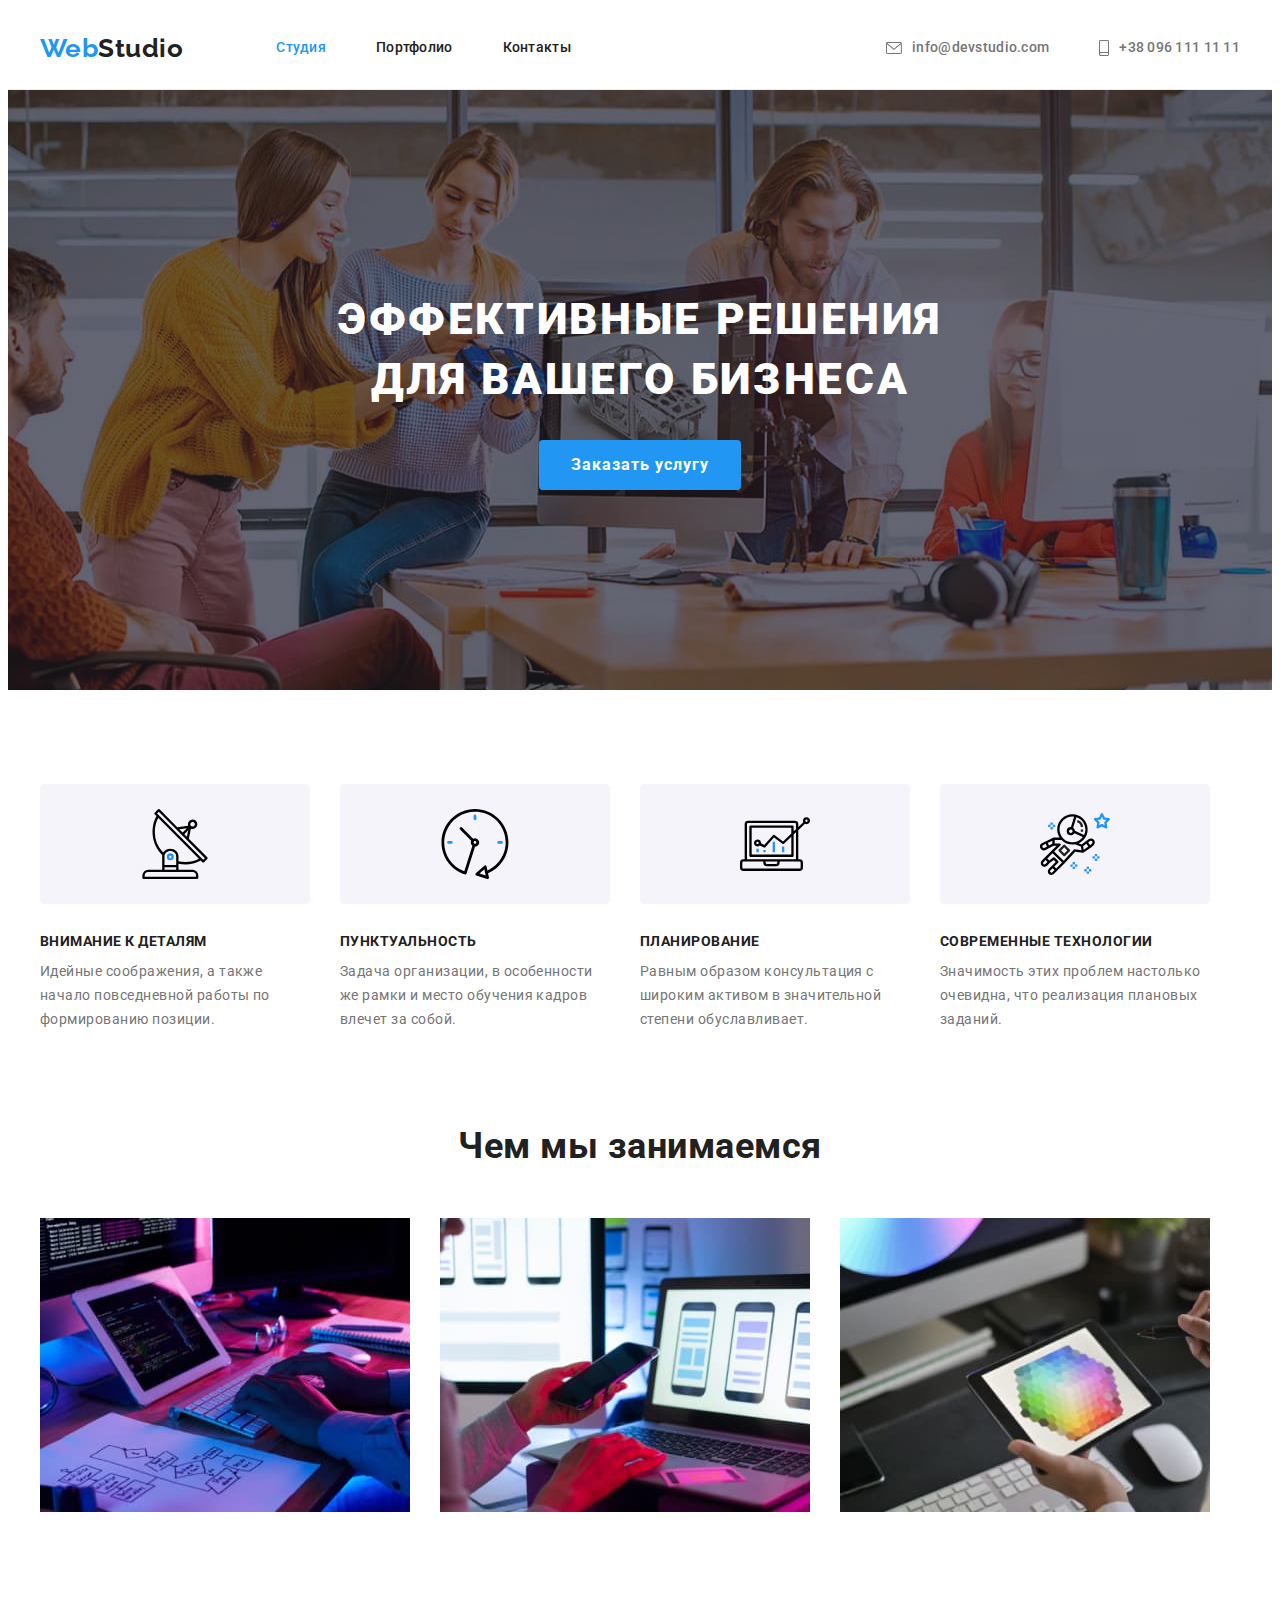
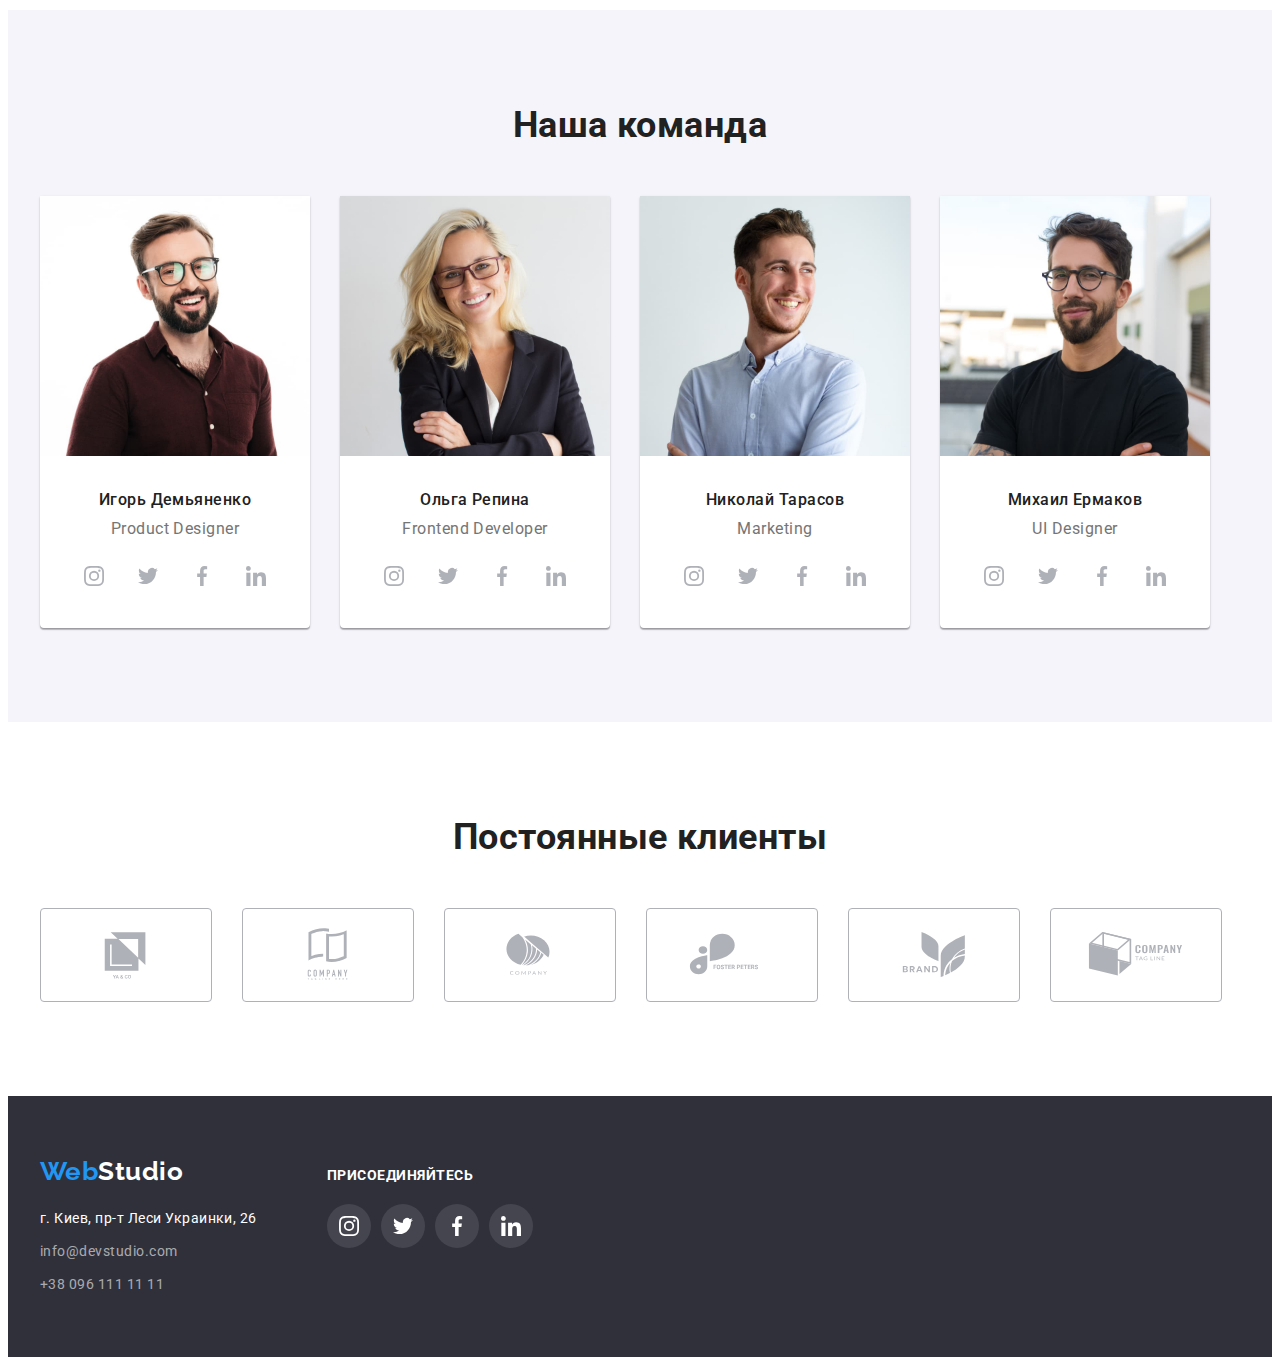
<file: index.html>
<!DOCTYPE html>
<html lang="ru">
    
<head>
    <meta charset="UTF-8">
    <meta http-equiv="X-UA-Compatible" content="IE=edge">
    <meta name="viewport" content="width=device-width, initial-scale=1.0">
    <title>WebStudio</title>
    <link rel="preconnect" href="https://fonts.googleapis.com">
    <link rel="preconnect" href="https://fonts.gstatic.com" crossorigin>
    <link
        href="https://fonts.googleapis.com/css2?family=Raleway:wght@700&family=Roboto:wght@400;500;700;900&display=swap"
        rel="stylesheet">
    <link rel="stylesheet" href="https://cdnjs.cloudflare.com/ajax/libs/modern-normalize/1.1.0/modern-normalize.min.css"
        integrity="sha512-wpPYUAdjBVSE4KJnH1VR1HeZfpl1ub8YT/NKx4PuQ5NmX2tKuGu6U/JRp5y+Y8XG2tV+wKQpNHVUX03MfMFn9Q=="
        crossorigin="anonymous" referrerpolicy="no-referrer" />
    <link rel="stylesheet" href="./css/style.css">
</head>

<body>
    <!--Шапка сайта-->
    <header class="page-header">
        <div class="container header-container">
            <nav class="main-nav">
                <a href="./index.html" class="logo link">Web<span class="studio-dark">Studio</span></a>
                <ul class="site-nav-list">
                    <li class="item"><a href="./index.html" class="link current">Студия</a></li>
                    <li class="item"><a href="./portfolio.html" class="link ">Портфолио</a></li>
                    <li class="item"><a href="" class="link">Контакты</a></li>
                </ul>
            </nav>
            <nav class="auth-nav">
                <ul class="auth-nav-list">
                    <li class="item"><a href="mailto:info@devstudio.com" class="link email"><svg class="auth-icon" width="16" height="12"><use href="./images/icon.svg#icon-envelope"></use></svg>info@devstudio.com</a>
                    </li>
                    <li class="item"><a href="tel:+380961111111" class="link phone"><svg class="auth-icon" width="10" height="16"><use href="./images/icon.svg#icon-smartphone"></use></svg>+38 096 111 11 11</a>
                    </li>
                </ul>
            </nav>
        </div>
    </header>


    <main>
        <!--Основное-->
        <section class="hero">
            <div class="container">
            <h1 class="hero-title">Эффективные решения <br> для вашего бизнеса</h1>
            <button type="button" class="hero-button">Заказать услугу</button>
            </div>
        </section>

        <!--Преимущества-->
        <section class="section">            
            <div class="container">
                <h2 class="section-title visually-hidden">Наши преимущества</h2>
                <ul class="benefit-list">
                    <li class="item">
                        <div class="benefit-icon">
                        <svg class="icon-symbol" width="70" height="70">
                            <use href="./images/icon.svg#icon-antenna"></use>
                        </svg></div>
                        <h3 class="title">Внимание к деталям</h3>
                        <p class="description">Идейные соображения, а также начало повседневной работы по
                            формированию позиции.</p>
                    </li>
                    <li class="item">
                        <div class="benefit-icon">
                        <svg class="icon-symbol" width="70" height="70">
                            <use href="./images/icon.svg#icon-clock"></use>
                        </svg></div>
                        <h3 class="title">Пунктуальность</h3>
                        <p class="description">Задача организации, в особенности же рамки и место обучения кадров
                            влечет за собой.</p>
                    </li>
                    <li class="item">
                        <div class="benefit-icon">
                        <svg class="icon-symbol" width="70" height="70">
                            <use href="./images/icon.svg#icon-diagram"></use>
                        </svg></div>
                        <h3 class="title">Планирование</h3>
                        <p class="description">Равным образом консультация с широким активом в значительной степени
                            обуславливает.</p>
                    </li>
                    <li class="item">
                        <div class="benefit-icon">
                        <svg class="icon-symbol" width="70" height="70">
                            <use href="./images/icon.svg#icon-astronaut"></use>
                        </svg></div>
                        <h3 class="title">Современные технологии</h3>
                        <p class="description">Значимость этих проблем настолько очевидна, что реализация плановых
                            заданий.</p>
                    </li>
                </ul>
            </div>
        </section>

        <!--Виды работ-->
        <section class="section work-section">
            <div class="container">
                <h2 class="section-title">Чем мы занимаемся</h2>
                <ul class="work-list">
                    <li class="item"><img src="./images/whatdo1.jpg" alt="ДЕСКТОПНЫЕ ПРИЛОЖЕНИЯ" width="370"></li>
                    <li class="item"><img src="./images/whatdo2.jpg" alt="МОБИЛЬНЫЕ ПРИЛОЖЕНИЯ" width="370"></li>
                    <li class="item"><img src="./images/whatdo3.jpg" alt="ДИЗАЙНЕРСКИЕ РЕШЕНИЯ" width="370"></li>
                </ul>
            </div>
        </section>

        <!--Наша команда-->
        <section class="section-team">
            <div class="container">
                <h2 class="section-title">Наша команда</h2>
                <ul class="team-list">
                    <li class="item">
                        <img src="./images/team1.jpg" alt="Игорь Демьяненко" width="270">
                        <div class="team-text-wrapper">
                            <h3 class="team-title">Игорь Демьяненко</h3>
                            <p lang="en" class="team-position">Product Designer</p>
                            <div class="social-box">
                                <a href="" class="social-link"><svg class="social-icon" width="20" height="20">
                                    <use href="./images/icon.svg#icon-instagram"></use>
                                </svg></a>
                                <a href="" class="social-link"><svg class="social-icon" width="20" height="20">
                                    <use href="./images/icon.svg#icon-twitter"></use>
                                </svg></a>
                                <a href="" class="social-link"><svg class="social-icon" width="20" height="20">
                                    <use href="./images/icon.svg#icon-facebook"></use>
                                </svg></a>
                                <a href="" class="social-link"><svg class="social-icon" width="20" height="20">
                                    <use href="./images/icon.svg#icon-linkedin"></use>
                                </svg></a>
                            </div>
                        </div>
                    </li>
                    <li class="item">
                        <img src="./images/team2.jpg" alt="Ольга Репина" width="270">
                        <div class="team-text-wrapper">
                            <h3 class="team-title">Ольга Репина</h3>
                            <p lang="en" class="team-position">Frontend Developer</p>
                            <div class="social-box">
                                <a href="" class="social-link"><svg class="social-icon" width="20" height="20">
                                        <use href="./images/icon.svg#icon-instagram"></use>
                                    </svg></a>
                                <a href="" class="social-link"><svg class="social-icon" width="20" height="20">
                                        <use href="./images/icon.svg#icon-twitter"></use>
                                    </svg></a>
                                <a href="" class="social-link"><svg class="social-icon" width="20" height="20">
                                        <use href="./images/icon.svg#icon-facebook"></use>
                                    </svg></a>
                                <a href="" class="social-link"><svg class="social-icon" width="20" height="20">
                                        <use href="./images/icon.svg#icon-linkedin"></use>
                                    </svg></a>
                            </div>
                        </div>
                    </li>
                    <li class="item">
                        <img src="./images/team3.jpg" alt="Николай Тарасов" width="270">
                        <div class="team-text-wrapper">
                            <h3 class="team-title">Николай Тарасов</h3>
                            <p lang="en" class="team-position">Marketing</p>
                            <div class="social-box">
                                <a href="" class="social-link"><svg class="social-icon" width="20" height="20">
                                        <use href="./images/icon.svg#icon-instagram"></use>
                                    </svg></a>
                                <a href="" class="social-link"><svg class="social-icon" width="20" height="20">
                                        <use href="./images/icon.svg#icon-twitter"></use>
                                    </svg></a>
                                <a href="" class="social-link"><svg class="social-icon" width="20" height="20">
                                        <use href="./images/icon.svg#icon-facebook"></use>
                                    </svg></a>
                                <a href="" class="social-link"><svg class="social-icon" width="20" height="20">
                                        <use href="./images/icon.svg#icon-linkedin"></use>
                                    </svg></a>
                            </div>
                        </div>
                    </li>
                    <li class="item">
                        <img src="./images/team4.jpg" alt="Михаил Ермаков" width="270">
                        <div class="team-text-wrapper">
                            <h3 class="team-title">Михаил Ермаков</h3>
                            <p lang="en" class="team-position">UI Designer</p>
                            <div class="social-box">
                                <a href="" class="social-link"><svg class="social-icon" width="20" height="20">
                                        <use href="./images/icon.svg#icon-instagram"></use>
                                    </svg></a>
                                <a href="" class="social-link"><svg class="social-icon" width="20" height="20">
                                        <use href="./images/icon.svg#icon-twitter"></use>
                                    </svg></a>
                                <a href="" class="social-link"><svg class="social-icon" width="20" height="20">
                                        <use href="./images/icon.svg#icon-facebook"></use>
                                    </svg></a>
                                <a href="" class="social-link"><svg class="social-icon" width="20" height="20">
                                        <use href="./images/icon.svg#icon-linkedin"></use>
                                    </svg></a>
                            </div>
                        </div>
                    </li>
                </ul>
            </div>
        </section>
    </main>

    <!-- Постоянные клиенты -->
    <section class="section-clients">        
        <div class="container">
            <h2 class="section-title">Постоянные клиенты</h2>
            <div class="clients-wrapper">
            <a href="" class="clients-link"><svg class="icon-client" width="106" height="60">
                        <use href="./images/icon.svg#icon-client1"></use></svg></a>
                <a href="" class="clients-link"><svg class="icon-client" width="106" height="60">
                        <use href="./images/icon.svg#icon-client2"></use></svg></a>
                <a href="" class="clients-link"><svg class="icon-client" width="106" height="60">
                        <use href="./images/icon.svg#icon-client3"></use></svg></a>
                <a href="" class="clients-link"><svg class="icon-client" width="106" height="60"><use href="./images/icon.svg#icon-client4"></use></svg> </a>        
                <a href="" class="clients-link"><svg class="icon-client" width="106" height="60">
                        <use href="./images/icon.svg#icon-client5"></use></svg></a>
                <a href="" class="clients-link"><svg class="icon-client" width="106" height="60">
                        <use href="./images/icon.svg#icon-client6"></use></svg></a>
            </div>
        </div>
    </section>

    <!--Футер-->
    <footer class="footer">
        <div class="container footer-container">
            <nav class="address-nav">
            <a href="./index.html" class="logo link">Web<span class="studio-light">Studio</span></a>
            <address class="address">
                <ul class="footer-list">
                    <li class="item"><a href="" class="address-link">г. Киев, пр-т Леси Украинки, 26</a></li>
                    <li class="item"><a href="mailto:info@devstudio.com" class="link">info@devstudio.com</a></li>
                    <li class="item"><a href="tel:+380961111111" class="link">+38 096 111 11 11</a></li>
                </ul>
            </address>
            </nav>
        <!-- </div>
        <div class="container"> -->
            <nav class="social-nav">
            <p class="social-name">ПРИСОЕДИНЯЙТЕСЬ</p>
            <div class="footer-social-box">
                <a href="" class="footer-social-link"><svg class="social-icon" width="20" height="20">
                        <use href="./images/icon.svg#icon-instagram"></use>
                    </svg></a>
                <a href="" class="footer-social-link"><svg class="social-icon" width="20" height="20">
                        <use href="./images/icon.svg#icon-twitter"></use>
                    </svg></a>
                <a href="" class="footer-social-link"><svg class="social-icon" width="20" height="20">
                        <use href="./images/icon.svg#icon-facebook"></use>
                    </svg></a>
                <a href="" class="footer-social-link"><svg class="social-icon" width="20" height="20">
                        <use href="./images/icon.svg#icon-linkedin"></use>
                    </svg></a>
            </div>
            </nav>
        </div>
    </footer>
</body>

</html>
</file>
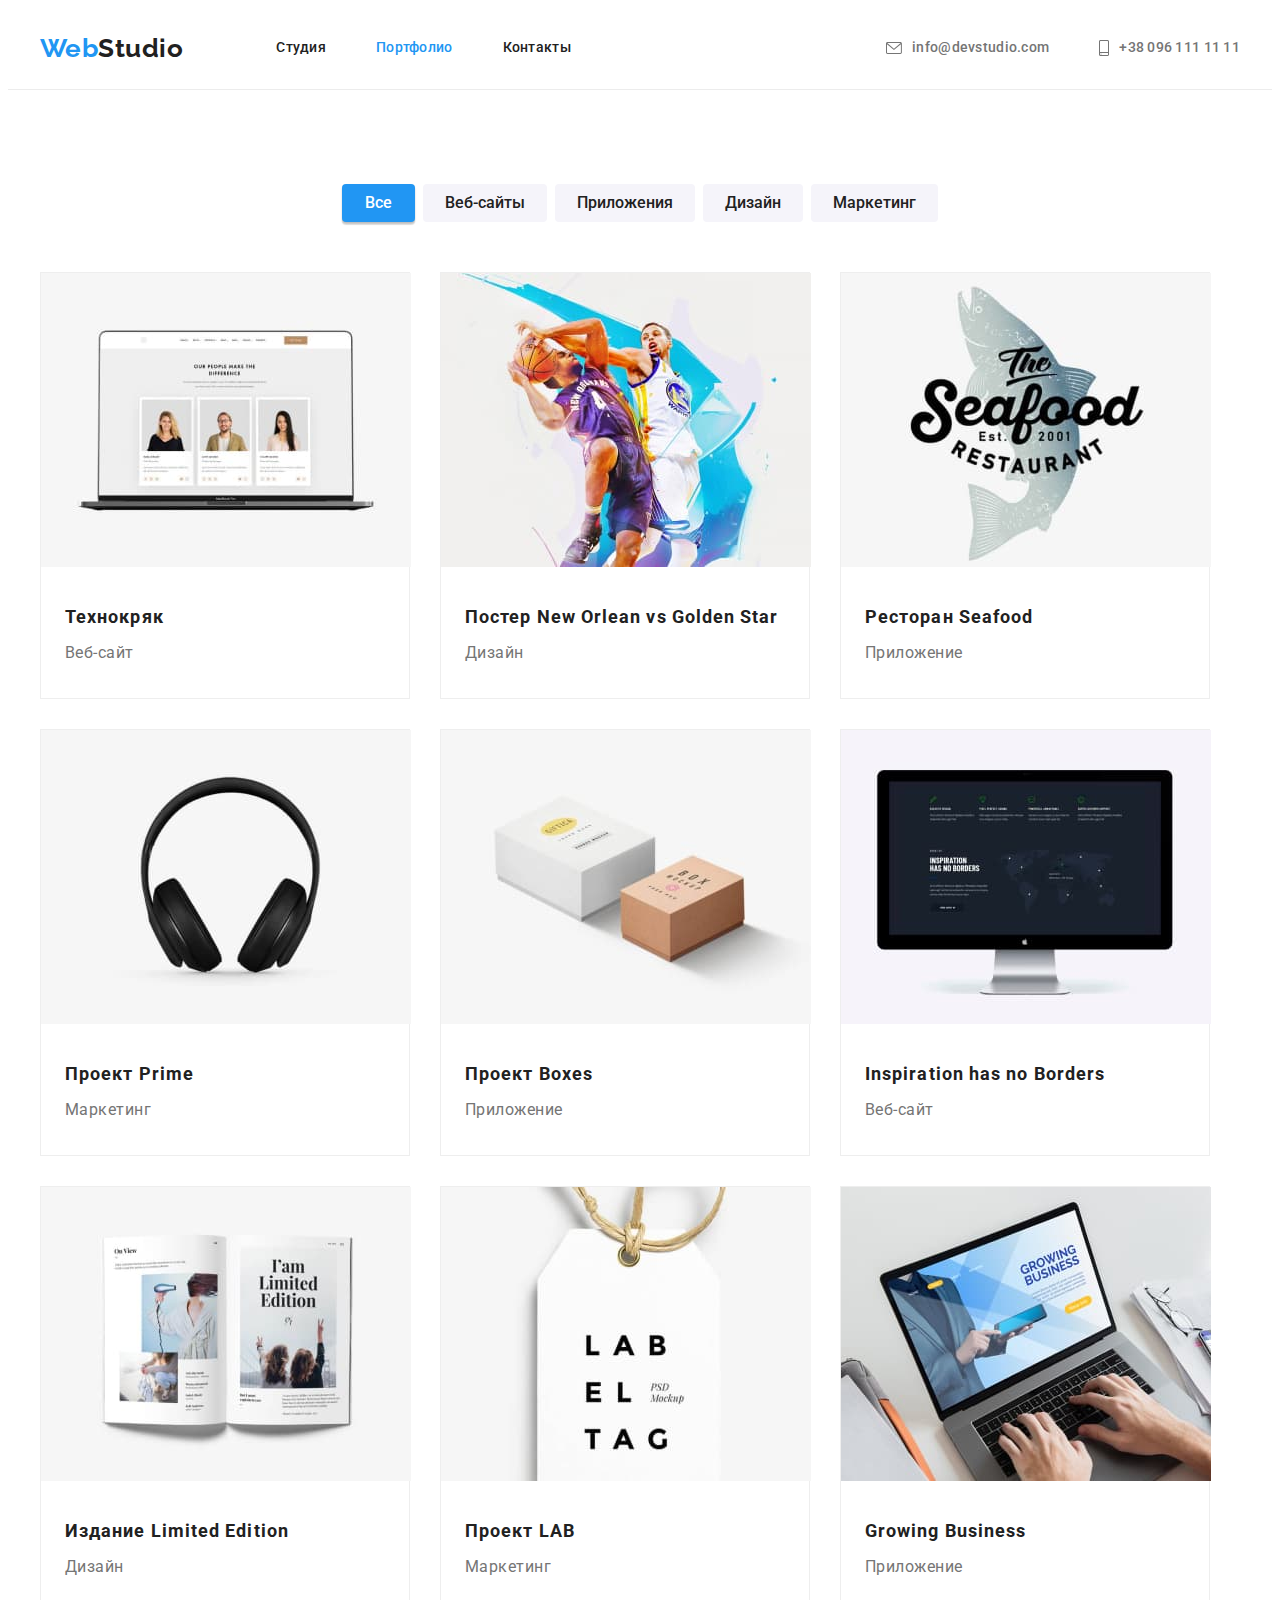
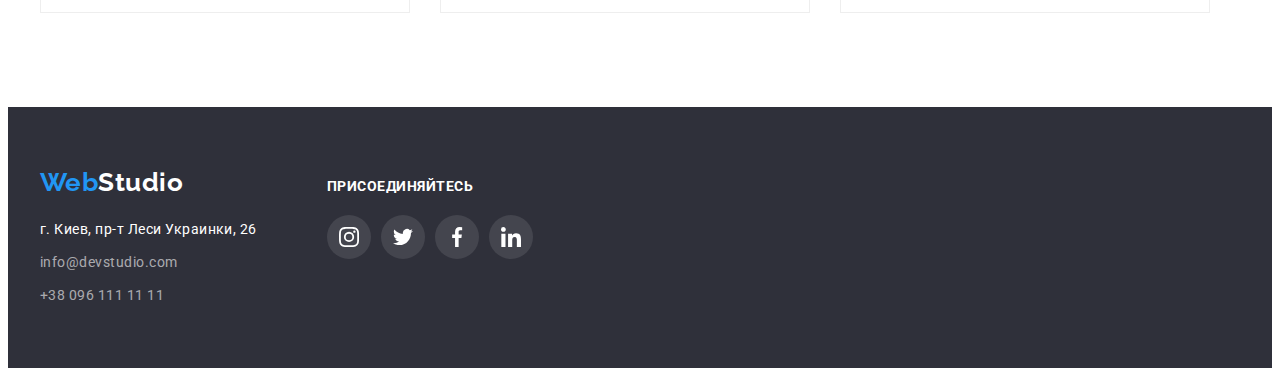
<file: portfolio.html>
<!DOCTYPE html>
<html lang="ru">

<head>
    <meta charset="UTF-8">
    <meta http-equiv="X-UA-Compatible" content="IE=edge">
    <meta name="viewport" content="width=device-width, initial-scale=1.0">
    <title>Портфолио</title>
    <link rel="preconnect" href="https://fonts.googleapis.com">
    <link rel="preconnect" href="https://fonts.gstatic.com" crossorigin>
    <link
        href="https://fonts.googleapis.com/css2?family=Raleway:wght@700&family=Roboto:wght@400;500;700;900&display=swap"
        rel="stylesheet">
    <link rel="stylesheet" href="https://cdnjs.cloudflare.com/ajax/libs/modern-normalize/1.1.0/modern-normalize.min.css"
        integrity="sha512-wpPYUAdjBVSE4KJnH1VR1HeZfpl1ub8YT/NKx4PuQ5NmX2tKuGu6U/JRp5y+Y8XG2tV+wKQpNHVUX03MfMFn9Q=="
        crossorigin="anonymous" referrerpolicy="no-referrer" />
    <link rel="stylesheet" href="./css/style.css">
</head>

<body>
    <!--Шапка сайта-->
    <header class="page-header">
        <div class="container header-container">
        <nav class="main-nav">
            <a href="./index.html" class="logo link">Web<span class="studio-dark">Studio</span></a>
            <ul class="site-nav-list">
                <li class="item"><a href="./index.html" class="link">Студия</a></li>
                <li class="item"><a href="./portfolio.html" class="link current">Портфолио</a></li>
                <li class="item"><a href="" class="link">Контакты</a></li>
            </ul>
        </nav>
        <nav class="auth-nav">
            <ul class="auth-nav-list">
                <li class="item"><a href="mailto:info@devstudio.com" class="link email"><svg class="auth-icon" width="16"
                            height="12">
                            <use href="./images/icon.svg#icon-envelope"></use>
                        </svg>info@devstudio.com</a>
                </li>
                <li class="item"><a href="tel:+380961111111" class="link phone"><svg class="auth-icon" width="10" height="16">
                            <use href="./images/icon.svg#icon-smartphone"></use>
                        </svg>+38 096 111 11 11</a>
                </li>
            </ul>
        </nav>
        </div>
    </header>

    <main>
        <section class="hero-portfolio">       
            <div class="container">
            <h1 class="section-title visually-hidden">Наши работы</h1>
            <!--Фильтры-->
            <ul class="portfolio-nav-list">
                <li class="item"><button type="button" class="button current">Все</button></li>
                <li class="item"><button type="button" class="button">Веб-сайты</button></li>
                <li class="item"><button type="button" class="button">Приложения</button></li>
                <li class="item"><button type="button" class="button">Дизайн</button></li>
                <li class="item"><button type="button" class="button">Маркетинг</button></li>
            </ul>
           
            <!--Наши работы-->
            <ul class="portfolio-list">
                <li class="item">
                    <a href="" target="_blank" class="portfolio link">
                        <img src="./images/foto1.jpg" alt="Технокряк" width="370">
                        <div class="portfolio-box">
                        <h2 class="item-title">Технокряк</h2>
                        <p class="item-type">Веб-сайт</p>
                        </div>
                    </a>
                </li>
                <li class="item">
                    <a href="" target="_blank" class="portfolio link">
                        <img src="./images/foto2.jpg" alt="Постер New Orlean vs Golden Star" width="370">
                        <div class="portfolio-box">
                        <h2 class="item-title">Постер New Orlean vs Golden Star</h2>
                        <p class="item-type">Дизайн</p>
                        </div>
                    </a>
                </li>
                <li class="item">
                    <a href="" target="_blank" class="portfolio link">
                        <img src="./images/foto3.jpg" alt="Ресторан Seafood" width="370">
                        <div class="portfolio-box">
                        <h2 class="item-title">Ресторан Seafood</h2>
                        <p class="item-type">Приложение</p>
                        </div>
                    </a>
                </li>
                <li class="item">
                    <a href="" target="_blank" class="portfolio link">
                        <img src="./images/foto4.jpg" alt="Проект Prime" width="370">
                        <div class="portfolio-box">
                        <h2 class="item-title">Проект Prime</h2>
                        <p class="item-type">Маркетинг</p>
                        </div>
                    </a>
                </li>
                <li class="item">
                    <a href="" target="_blank" class="portfolio link">
                        <img src="./images/foto5.jpg" alt="Проект Boxes" width="370">
                        <div class="portfolio-box">
                        <h2 class="item-title">Проект Boxes</h2>
                        <p class="item-type">Приложение</p>
                        </div>
                    </a>
                </li>
                <li class="item">
                    <a href="" target="_blank" class="portfolio link">
                        <img src="./images/foto6.jpg" alt="Inspiration has no Borders" width="370">
                        <div class="portfolio-box">
                        <h2 lang="en" class="item-title">Inspiration has no Borders</h2>
                        <p class="item-type">Веб-сайт</p>
                        </div>
                    </a>
                </li>
                <li class="item">
                    <a href="" target="_blank" class="portfolio link">
                        <img src="./images/foto7.jpg" alt="Издание Limited Edition" width="370">
                        <div class="portfolio-box">
                        <h2 class="item-title">Издание Limited Edition</h2>
                        <p class="item-type">Дизайн</p>
                        </div>
                    </a>
                </li>
                <li class="item">
                    <a href="" target="_blank" class="portfolio link">
                        <img src="./images/foto8.jpg" alt="Проект LAB" width="370">
                        <div class="portfolio-box">
                        <h2 class="item-title">Проект LAB</h2>
                        <p class="item-type">Маркетинг</p>
                        </div>
                    </a>
                </li>
                <li class="item">
                    <a href="" target="_blank" class="portfolio link">
                        <img src="./images/foto9.jpg" alt="Growing Business" width="370">
                        <div class="portfolio-box">
                        <h2 lang="en" class="item-title">Growing Business</h2>
                        <p class="item-type">Приложение</p>
                        </div>
                    </a>
                </li>
            </ul>
            </div>
        </section>
    </main>

        <!--Футер-->
        <footer class="footer">
            <div class="container footer-container">
                <nav class="address-nav">
                    <a href="./index.html" class="logo link">Web<span class="studio-light">Studio</span></a>
                    <address class="address">
                        <ul class="footer-list">
                            <li class="item"><a href="" class="address-link">г. Киев, пр-т Леси Украинки, 26</a></li>
                            <li class="item"><a href="mailto:info@devstudio.com" class="link">info@devstudio.com</a></li>
                            <li class="item"><a href="tel:+380961111111" class="link">+38 096 111 11 11</a></li>
                        </ul>
                    </address>
                </nav>
                <!-- </div>
                <div class="container"> -->
                <nav class="social-nav">
                    <p class="social-name">ПРИСОЕДИНЯЙТЕСЬ</p>
                    <div class="footer-social-box">
                        <a href="" class="footer-social-link"><svg class="social-icon" width="20" height="20">
                                <use href="./images/icon.svg#icon-instagram"></use>
                            </svg></a>
                        <a href="" class="footer-social-link current"><svg class="social-icon" width="20" height="20">
                                <use href="./images/icon.svg#icon-twitter"></use>
                            </svg></a>
                        <a href="" class="footer-social-link"><svg class="social-icon" width="20" height="20">
                                <use href="./images/icon.svg#icon-facebook"></use>
                            </svg></a>
                        <a href="" class="footer-social-link"><svg class="social-icon" width="20" height="20">
                                <use href="./images/icon.svg#icon-linkedin"></use>
                            </svg></a>
                    </div>
                </nav>
            </div>
        </footer>
</body>

</html>
</file>
<file: css/style.css>
/* цвет основного текста #212121 */
/* вторичный цвет текста #757575*/
/* белый #FFFFFF */
/* акцент #2196F3 */
/* цвет в футері /email, phone/ rgba(255, 255, 255, 0.6) */
/* вторичный цвет фона #2F303A */
/* третий цвет фона #F5F4FA */
/* цвет рамки карточек портфолио #EEEEEE */
/* цвет первый команды rgba(0, 0, 0, 0.12) */
/* цвет второй команды rgba(0, 0, 0, 0.14) */
/* цвет третий команды rgba(0, 0, 0, 0.2) */
/* цвет рамки хедера #ECECEC */
/* цвет первый кнопки rgba(0, 0, 0, 0.1) */
/* цвет второй кнопки rgba(0, 0, 0, 0.08) */
/* цвет третий кнопки rgba(0, 0, 0, 0.12) */
/* цвет іконок #AFB1B8 */

:root {
  --primary-text-color: #212121;
  --title-text-color: #757575;
  --accent-color: #2196f3;
  --primary-white-color: #ffffff;
  --footer-second-color: rgba(255, 255, 255, 0.6);
  --background-second-color: #2f303a;
  --background-third-color: #f5f4fa;
  --card-border-color: #eeeeee;
  --team-first-color: rgba(0, 0, 0, 0.12);
  --team-second-color: rgba(0, 0, 0, 0.14);
  --team-third-color: rgba(0, 0, 0, 0.2);
  --page-header-border: #ececec;
  --button-first-color: rgba(0, 0, 0, 0.1);
  --button-second-color: rgba(0, 0, 0, 0.08);
  --button-third-color: rgba(0, 0, 0, 0.12);
  --icon-color: #afb1b8;
}

/* *,
::after,
::before {
  box-sizing: border-box;
} */

body {
  background-color: var(--primary-white-color);
  color: var(--primary-text-color);
  font-family: Roboto, sans-serif;
  letter-spacing: 0.03em;
}
ul {
  list-style: none;
  margin: 0;
  padding: 0;
}

/* Header */
.container {
  width: 1200px;
  padding-left: 15px;
  padding-right: 15px;
  margin-left: auto;
  margin-right: auto;
}
.header-container {
  display: flex;
}
.main-nav,
.auth-nav {
  display: flex;
  align-items: center;
}
.logo.link {
  color: var(--accent-color);
}
.studio-dark {
  color: var(--primary-text-color);
}
.logo {
  font-family: Raleway, sans-serif;
  font-weight: 700;
  font-size: 26px;
  line-height: 1.19;
}
.link {
  text-decoration: none;
}
.main-nav .logo,
.main-nav .studio-dark {
  padding-top: 25px;
  padding-bottom: 25px;
}

/* site-nav */
/* auth-nav */
.site-nav-list .item:not(:last-child) {
  margin-right: 50px;
}
.auth-nav-list .item + .item {
  margin-left: 50px;
}
.site-nav-list .link {
  color: var(--primary-text-color);
}
.auth-nav-list .link {
  color: var(--title-text-color);
}
.site-nav-list .link:focus,
.site-nav-list .link:hover,
.auth-nav-list .link:hover,
.auth-nav-list .link:focus,
.link.current {
  color: var(--accent-color);
}
.site-nav-list .link,
.auth-nav-list .link {
  display: block;
  letter-spacing: 0.02em;
  font-weight: 500;
  font-size: 14px;
  line-height: 1.14;
  text-decoration: none;
  padding-top: 32px;
  padding-bottom: 32px;
}
.auth-nav-list,
.site-nav-list {
  padding: 0;
  margin: 0;
  list-style: none;
  display: flex;
}
.site-nav-list {
  margin-left: 93px;
}
.auth-nav {
  margin-left: auto;
}
.link.email,
.link.phone {
  display: flex;
  align-items: center;
}
.auth-icon {
  fill: currentColor;
  margin-right: 10px;
}
.link.email:focus,
.link.email:hover,
.link.phone:focus,
.link.phone:hover {
  fill: var(--accent-color);
}
.page-header {
  border-bottom: 1px solid var(--page-header-border);
}

/* Main */
.hero {
  background-color: var(--background-second-color);
  text-align: center;
  max-width: 1600px;
  margin-left: auto;
  margin-right: auto;
  padding-top: 200px;
  padding-bottom: 200px;
  background-image: linear-gradient(
      rgba(47, 48, 58, 0.4),
      rgba(47, 48, 58, 0.4)
    ),
    url("../images/heroimg.jpg");
  background-repeat: no-repeat;
  background-position: center;
  background-size: cover;
}
.hero-title {
  margin-top: 0;
  margin-bottom: 30px;
  color: var(--primary-white-color);
  letter-spacing: 0.06em;
  font-weight: 900;
  font-size: 44px;
  line-height: 1.36;
  text-transform: uppercase;
}
.hero-button {
  background-color: var(--accent-color);
  color: var(--primary-white-color);
  letter-spacing: 0.06em;
  font-family: inherit;
  font-weight: 700;
  font-size: 16px;
  line-height: 1.88;
  cursor: pointer;
  border-radius: 4px;
  padding: 10px 32px;
  min-width: 200px;
  text-align: center;
  border: none;
}

/* Benefits */
/* Our works */
.section {
  padding-top: 94px;
  padding-bottom: 94px;
}
.work-section {
  padding-top: 0;
}
.benefit-list,
.work-list {
  padding: 0;
  margin: 0;
  list-style: none;
  display: flex;
  flex-wrap: wrap;
}
/* Benefits */
.benefit-icon {
  display: flex;
  justify-content: center;
  align-items: center;
  width: 270px;
  height: 120px;
  background-color: var(--background-third-color);
  border-radius: 4px;
  color: var(--primary-text-color);
}
.benefit-list .item {
  margin-right: 30px;
  width: 270px;
}
.benefit-list .item:last-child {
  margin-right: 0;
}
.benefit-list .title {
  margin-top: 30px;
  margin-bottom: 10px;
  color: var(--primary-text-color);
  font-weight: 700;
  font-size: 14px;
  line-height: 1.14;
  text-transform: uppercase;
}
.benefit-list .description {
  margin-top: 0;
  margin-bottom: 0;
  color: var(--title-text-color);
  font-size: 14px;
  line-height: 1.71;
}

/* Our works */
.work-list .item {
  margin-right: 30px;
  width: 370px;
}
.work-list .item:last-child {
  margin-right: 0;
}
/* Our works */
/* Our team */
.section-title {
  margin-top: 0;
  margin-bottom: 50px;
  color: var(--primary-text-color);
  font-weight: 700;
  font-size: 36px;
  line-height: 1.17;
  text-align: center;
}
/* Our team */
.section-team {
  background-color: var(--background-third-color);
  padding-bottom: 94px;
  padding-top: 94px;
}
.team-title {
  margin-top: 0;
  margin-bottom: 10px;
  color: var(--primary-text-color);
  font-weight: 500;
}
.team-position {
  margin: 0;
  margin-bottom: 16px;
  color: var(--title-text-color);
  font-weight: 400;
}
.team-text-wrapper {
  padding: 30px 0;
}
.team-title,
.team-position {
  font-size: 16px;
  line-height: 1.19;
  text-align: center;
}
.team-list {
  padding: 0;
  margin: 0;
  list-style: none;
  display: flex;
}
.team-list .item {
  margin-right: 30px;
  width: 270px;
  background-color: var(--primary-white-color);
  border-radius: 0px 0px 4px 4px;
  box-shadow: 0px 1px 3px var(--team-first-color),
    0px 1px 1px var(--team-second-color), 0px 2px 1px var(--team-third-color);
}
.team-list .item:nth-child(4n) {
  margin-right: 0;
}
.social-box {
  display: flex;
  justify-content: center;
  align-items: center;
}
.social-link {
  width: 44px;
  height: 44px;
  background-color: var(--primary-white-color);
  border-radius: 50%;
  display: flex;
  align-items: center;
  justify-content: center;
  margin-right: 10px;
}
.social-link:last-child {
  margin-right: 0;
}
.social-link .social-icon {
  fill: var(--icon-color);
}
.social-link:hover,
.social-link:focus {
  background-color: var(--accent-color);
}
.social-link:hover .social-icon,
.social-link:focus .social-icon {
  fill: var(--primary-white-color);
}

/* Clients */
.section-clients {
  padding-top: 94px;
  padding-bottom: 94px;
}
.clients-wrapper {
  display: flex;
  align-items: center;
}
.clients-link {
  width: 170px;
  height: 92px;
  background-color: var(--primary-white-color);
  border-radius: 4px;
  border: 1px;
  border-color: var(--icon-color);
  border-style: solid;
  margin-right: 30px;
  display: flex;
  align-items: center;
  justify-content: center;
}
.clients-link:last-child {
  margin-right: 0;
}
.icon-client {
  fill: var(--icon-color);
}
.clients-link:hover,
.clients-link:focus {
  border-color: var(--accent-color);
}
.clients-link:hover .icon-client {
  fill: var(--accent-color);
}

/* Footer */
.footer {
  background-color: var(--background-second-color);
}
.footer-container {
  display: flex;
}
.address-nav,
.social-nav {
  display: block;
}
.address-nav {
  padding-top: 60px;
  padding-bottom: 60px;
}
.studio-light {
  text-decoration: none;
  color: var(--primary-white-color);
  font-weight: 700;
  font-size: 26px;
  line-height: 1.19;
}
.address {
  font-style: normal;
  margin-top: 20px;
}
.address-link {
  color: var(--primary-white-color);
}
.address .link {
  color: var(--footer-second-color);
}
.address-link,
.address .link {
  text-decoration: none;
  font-weight: 400;
  font-size: 14px;
  line-height: 1.71;
}
.address .link:hover,
.address .link:focus {
  color: var(--accent-color);
}
.footer-list {
  padding: 0;
  margin: 0;
  list-style: none;
}
.footer .item:not(:last-child) {
  margin-bottom: 9px;
}
.social-nav {
  margin-left: 70px;
  padding-top: 72px;
  padding-bottom: 100px;
}
.social-name {
  color: var(--primary-white-color);
  text-decoration: none;
  font-weight: 700;
  font-size: 14px;
  line-height: 1.14;
  margin-bottom: 20px;
  margin-top: 0;
}
.footer-social-box {
  display: flex;
  width: 100%;
}
.footer-social-link {
  width: 44px;
  height: 44px;
  background-color: rgba(255, 255, 255, 0.1);
  border-radius: 50%;
  display: flex;
  align-items: center;
  justify-content: center;
  margin-right: 10px;
}
.footer-social-link:not(:last-child) {
  margin-right: 10px;
}
.footer-social-link:hover,
.footer-social-link:focus {
  background-color: var(--accent-color);
}
.footer-social-link .social-icon {
  fill: var(--primary-white-color);
}

/* Portfolio */

/* hero-portfolio */
.hero-portfolio {
  padding-top: 94px;
  padding-bottom: 94px;
}
.portfolio-nav-list {
  display: flex;
  justify-content: center;
  margin-bottom: 50px;
}
.portfolio-nav-list .item:not(:last-child) {
  margin-right: 8px;
}
.hero-portfolio .button {
  background-color: var(--background-third-color);
  color: var(--primary-text-color);
  font-family: inherit;
  font-weight: 500;
  font-size: 16px;
  line-height: 1.63;
  cursor: pointer;
  border-radius: 4px;
  padding: 6px 22px;
  min-width: 73px;
  text-align: center;
  border: none;
}
.hero-portfolio .button:hover,
.hero-portfolio .button:focus,
.hero-portfolio .button.current {
  background: var(--accent-color);
  color: var(--primary-white-color);
  box-shadow: 0px 3px 1px var(--button-first-color),
    0px 1px 2px var(--button-second-color),
    0px 2px 2px var(--button-third-color);
}
/* Our works */
.portfolio-list {
  display: flex;
  flex-wrap: wrap;
}
.portfolio.link {
  display: block;
  border: 1px solid var(--card-border-color);
}
.portfolio.link:hover {
  box-shadow: 1px 4px 6px rgba(0, 0, 0, 0.16), 0 4px 4px rgba(0, 0, 0, 0.06),
    0 1px 1px rgba(0, 0, 0, 0.12);
}
.portfolio-box {
  padding: 20px 24px;
}
.portfolio-list .item {
  margin-top: 0;
  margin-bottom: 30px;
  margin-right: 30px;
  width: 370px;
}
.portfolio-list .item:nth-child(3n) {
  margin-right: 0;
}
.portfolio-list .item:nth-last-child(-n + 3) {
  margin-bottom: 0;
}
.portfolio-list .item-title {
  font-size: 18px;
  font-weight: 700;
  color: var(--primary-text-color);
  letter-spacing: 0.06em;
  margin-bottom: 4px;
}
.portfolio-list .item-type {
  font-size: 16px;
  font-weight: 400;
  color: var(--title-text-color);
  letter-spacing: 0.03em;
}
/* Benefits */
/* Portfolio */
.visually-hidden {
  position: absolute;
  clip: rect(0 0 0 0);
  width: 1px;
  height: 1px;
  margin: -1px;
}
</file>
